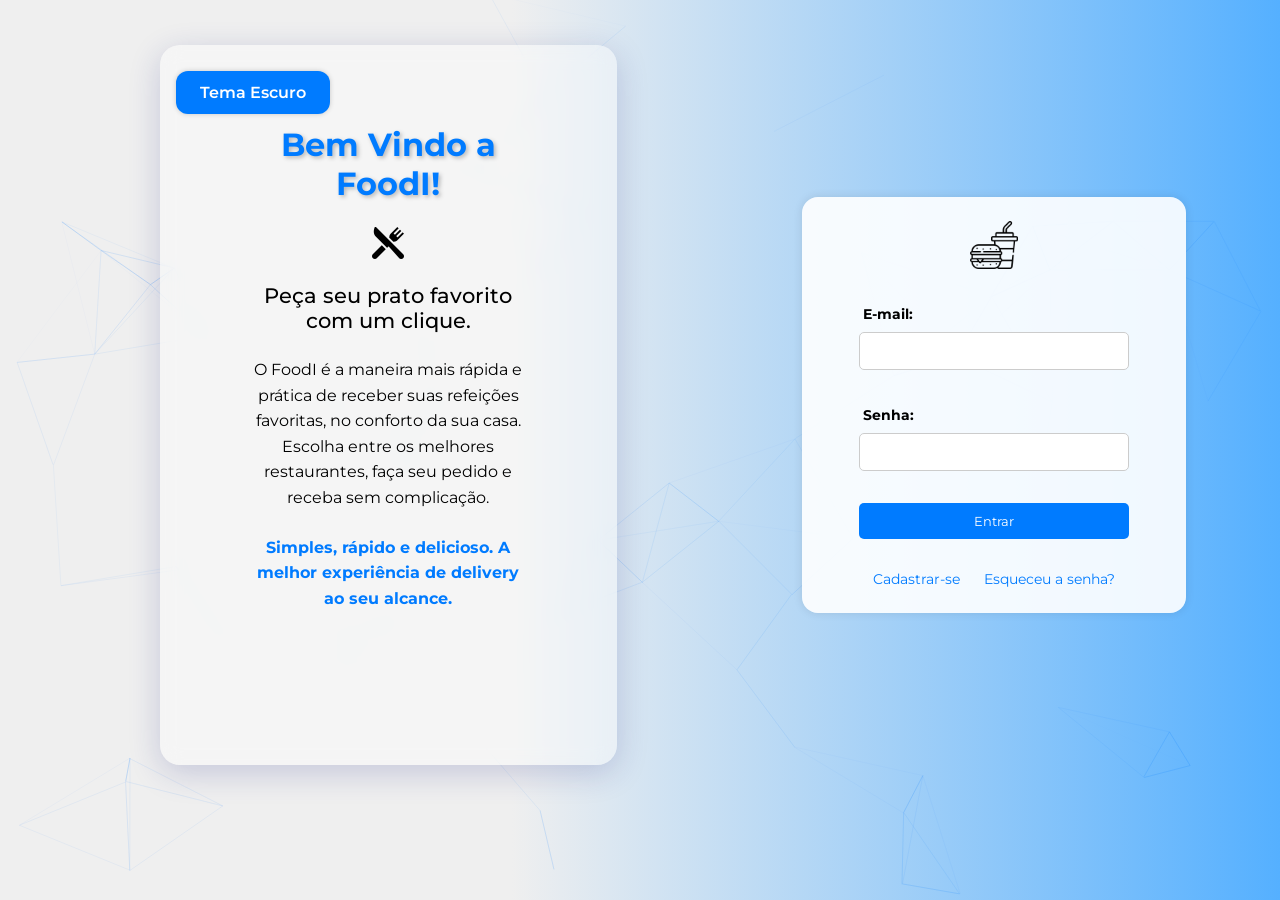
<file: index.html>
<!DOCTYPE html>
<html lang="pt-BR">
<head>
    <meta charset="UTF-8">
    <meta name="viewport" content="width=device-width, initial-scale=1.0">
    <title>Login FoodI</title>
    <link rel="preconnect" href="https://fonts.googleapis.com">
    <link rel="preconnect" href="https://fonts.gstatic.com" crossorigin>
    <link href="https://fonts.googleapis.com/css2?family=Montserrat:ital,wght@0,100..900;1,100..900&display=swap" rel="stylesheet">
    <link rel="stylesheet" href="/CSS/style.css">
    <script src="index.js" defer></script>
    <script src="particles-config.js" defer></script>
    <script src="particles.min.js"></script>

</head>
<body data-theme="light">
    <div id="particles-js"></div>
    <div class="page-container">
        <div class="left-side">
            <button id="themeSwitcher">Tema Escuro</button>
            <div class="text">
             <h1>Bem Vindo a FoodI!</h1> <img src="CSS/img/restaurant.png" alt="">
             <h2>Peça seu prato favorito com um clique.</h2>
            <p>O FoodI é a maneira mais rápida e prática de receber suas refeições favoritas, no conforto da sua casa. Escolha entre os melhores restaurantes, faça seu pedido e receba sem complicação.</p>
            <p>Simples, rápido e delicioso. A melhor experiência de delivery ao seu alcance.</p>
        </div>
        </div>

        <div class="right-side">
            <div class="login-container">
                <img src="CSS/img/snack.png" alt="">
                <form id="loginForm">
                    <label for="email">E-mail:</label>
                    <input type="email" id="email" required>

                    <label for="senha">Senha:</label>
                    <input type="password" id="senha" required>

                    <button type="submit">Entrar</button>
                </form>
                <p id="error-message" class="error-message"></p>
                <div class="links-container">
                    <a href="cadastro.html">Cadastrar-se</a>
                    <a href="">Esqueceu a senha? </a>
                </div>
            </div>
        </div>
    </div>
</body>
</html>
</file>
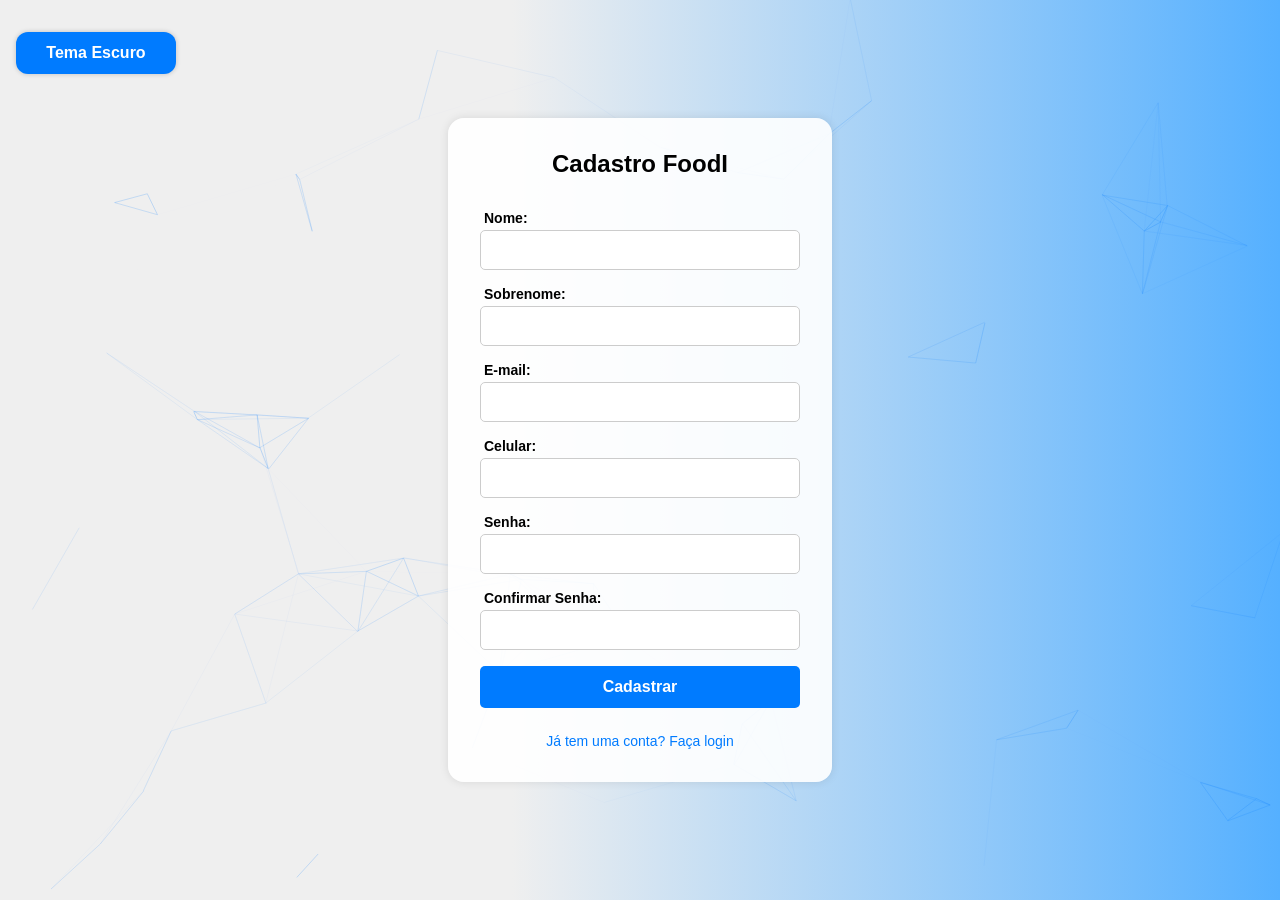
<file: cadastro.html>
<!DOCTYPE html>
<html lang="pt-BR">
<head>
    <meta charset="UTF-8">
    <meta name="viewport" content="width=device-width, initial-scale=1.0">
    <title>Cadastro</title>
    <link rel="stylesheet" href="/CSS/cadastro.css">
    <script src="cadastro.js" defer></script>
    <script src="particles.min.js"></script>
    <script src="particles-config.js" defer></script>
</head>
<body data-theme="light">
    <div id="particles-js"></div>
    <button id="themeSwitcher">Tema Escuro</button>
    <div class="login-container">
        <h2>Cadastro FoodI</h2>
        <form id="registerForm">
            <label for="nome">Nome:</label>
            <input type="text" id="nome" required>

            <label for="sobrenome">Sobrenome:</label>
            <input type="text" id="sobrenome" required>

            <label for="email">E-mail:</label>
            <input type="email" id="email" required>

            <label for="celular">Celular:</label>
            <input type="tel" id="celular" required>

            <label for="senha">Senha:</label>
            <input type="password" id="senha" required>

            <label for="confirmaSenha">Confirmar Senha:</label>
            <input type="password" id="confirmaSenha" required>

            <button type="submit">Cadastrar</button>
        </form>
        <p id="error-message" class="error-message"></p>
        <div class="links-container">
            <a href="index.html">Já tem uma conta? Faça login</a>
        </div>
    </div>
</body>
</html>
</file>
<file: CSS/style.css>
/* Definindo as variáveis de cor */
:root {
    /* Cores Tema Claro */
    --color-primary: #007bff;
    --color-primary-hover: #0068d6;
    --color-background: rgba(255, 255, 255, 0.9);
    --color-background-light: rgba(255, 255, 255, 0.4);
    --color-text: #000000;
    --color-error: #ff0000;
    --color-shadow: rgba(0, 0, 0, 0.25);
    --color-link: #007bff;
    --color-img:#000000;

   /*  --color-primary: #66b3ff;  Um tom mais claro de azul para o modo escuro 
    --color-primary-hover: #3385cc;  Um tom mais escuro para hover 
    --color-background: rgba(18, 18, 18, 1); Fundo escuro 
    --color-background-light: rgba(31, 31, 31, 0.9);  Um fundo claro, mas ainda escuro 
    --color-text: #e0e0e0; /Texto claro, quase branco 
    --color-error: #ff4d4d;  Vermelho mais suave para mensagens de erro 
    --color-shadow: rgba(0, 0, 0, 0.6);  Sombras mais intensas 
    --color-link: #66b3ff; Azul mais suave para links no modo escuro */

}

/* Reset básico */
* {
    font-family: "Montserrat", sans-serif;
    margin: 0;
    padding: 0;
    box-sizing: border-box;
}

#particles-js {
    position: fixed;
    width: 100%;
    height: 100%;
    top: 0;
    left: 0;
    z-index: -1; /* Para que fique no fundo */
}

body {
    background: linear-gradient(90deg, rgb(239, 239, 239) 40%, rgb(85, 176, 255) 100%);
    height: 90vh;
    display: flex;
    justify-content: center;
    align-items: center;
}

/* Cria uma estrutura flex para dividir a página em 2 colunas */
.page-container {
    flex-wrap: wrap; /* Permite que os itens se ajustem automaticamente */
    display: flex;
    width: 100%;
    height: 100vh;
}

/* Lado esquerdo: informações da empresa */
.left-side {
    flex: 1;
    margin: 10vh; /* Mantém a margem para ficar na mesma posição */
    margin-left: 12.5%;
    padding: 2rem;
    padding-top: 4rem;
    display: flex;
    flex-direction: column;
    align-items: center; /* Centraliza o texto horizontalmente */
    justify-content: flex-start; /* Mantém o alinhamento no topo */
    background: var(--color-background-light);
    box-shadow: 0 8px 32px 0 rgba(31, 38, 135, 0.2);
    backdrop-filter: blur(10px);
    -webkit-backdrop-filter: blur(10px);
    border-radius: 20px;
    width: auto; /* Ajusta a largura conforme o conteúdo */
    min-height: auto; /* Deixa a altura automática */
    max-width: 500px; /* Limita a largura para não ficar muito grande */
    transition: transform .25s;
    flex-wrap: wrap;
}

.left-side:hover {
    transform: scale(1.05);
}

.text {
    display: flex;
    flex-direction: column;
    align-items: center;
    justify-content: center;
    gap: 1.5rem; /* Espaçamento entre os textos */
    text-align: center;
    color: var(--color-text);
    max-width: 80%;
    padding: 1rem;
}

.text h1 {
    font-size: 2rem;
    font-weight: 700;
    color: var(--color-primary);
    text-shadow: 2px 2px 4px var(--color-shadow);
}

.text img {
    width: auto; /* Faz a imagem ocupar 80% da largura do contêiner */
    max-width: 2rem; /* Limita a largura máxima a 512px */
    height: auto; /* Ajusta a altura proporcionalmente à largura */
    object-fit: contain; /* Faz a imagem se ajustar sem distorcer */
}

.text h2 {
    font-size: 1.3rem;
    font-weight: 500;
    color: var(--color-text);
}

.text p {
    font-size: 1rem;
    line-height: 1.6;
    color: var(--color-text);
}

.text p:last-child {
    font-weight: bold;
    color: var(--color-primary);
}

/* Faz o container se ajustar ao conteúdo */
@media (min-width: 769px) {
    .left-side {
        height: auto; /* Ajusta conforme o texto */
    }
}

.right-side {
    flex: 1;
    display: flex;
    justify-content: center;
    align-items: center;
    border-radius: 20px;
    margin: 10vh; /* Mantém a margem para ficar na mesma posição */
}

/* Estiliza o botão de alternar cores */
#themeSwitcher {
    position: fixed;
    top: 1rem; /* Ajuste para ficar no topo */
    left: 1rem; /* Ajuste para ficar na esquerda */
    z-index: 10; /* Garante que fique acima de outros elementos */
    background-color: var(--color-primary);
    color: white;
    border: none;
    padding: 0.75rem 1.5rem;
    cursor: pointer;
    border-radius: 0.75rem;
    font-size: 1rem;
    box-shadow: 0px 0px 5px rgba(0, 0, 0, 0.2);
    width: auto;
    font-weight: 600;
}

#themeSwitcher:hover {
    background-color: var(--color-primary-hover);
}

.login-container {
    background: var(--color-background);
    padding: 1.5rem;
    border-radius: 1rem;
    box-shadow: 0px 0px 0.625rem rgba(0, 0, 0, 0.1);
    width: 100%;
    max-width: 24rem; /* 350px */
    height: 26rem;
    text-align: left;
    display: flex;
    flex-direction: column;
    align-items: center;
    flex-wrap: wrap;
    position: relative;
}

.login-container > h2 {
    text-decoration: underline;
}

/* Estilos para a imagem */
.login-container img {
    width: auto; /* Faz a imagem ocupar 80% da largura do contêiner */
    max-width: 3rem; /* Limita a largura máxima a 512px */
    height: auto; /* Ajusta a altura proporcionalmente à largura */
    object-fit: contain; /* Faz a imagem se ajustar sem distorcer */
}

label {
    padding: 0.25rem;
    margin-top: 2rem;
    display: block;
    font-size: 0.875rem;
    font-weight: bold;
    margin-bottom: 0.3125rem;
}

input {
    width: 100%;
    padding: 0.625rem;
    border: 0.0625rem solid #ccc;
    border-radius: 0.3125rem;
}

input + button {
    margin-top: 2rem;
}

/* Botão */
button {
    background-color: var(--color-primary);
    color: white;
    border: none;
    padding: 0.625rem;
    width: 100%;
    cursor: pointer;
    margin-top: 0.625rem;
    border-radius: 0.3125rem;
    transition: 0.25s;
}

button:hover {
    background-color: var(--color-primary-hover);
    border-radius: .5rem;
}

/* Ajuste para links ficarem lado a lado */
.links-container {
    display: flex;
    gap: 1.5rem;
    margin-top: 1rem;
    justify-content: center;
    align-items: center;
}

/* Estilos para os links */
a {
    font-size: 0.85rem;
    text-decoration: none;
    color: var(--color-link);
}

a:hover {
    text-decoration: underline;
}

/* Mensagens de erro */
.error-message {
    color: var(--color-error);
    font-weight: bold;
    padding: 0.5rem;
    text-decoration: underline;
}

/* Media Query para dispositivos pequenos (telas menores que 768px) */
@media (max-width: 768px) {
    .page-container {
        flex-direction: column; /* Para telas pequenas, os itens vão ficar empilhados */
    }

    .left-side {
        padding: 1rem;
    }

    .login-container {
        width: 90%;
        max-width: none;
    }

    h2 {
        font-size: 1.25rem;
    }

    .input-group {
        margin-bottom: 1rem;
    }

    button {
        padding: 0.75rem;
    }

    .links-container {
        flex-direction: column;
        gap: 0.5rem;
    }

    a {
        font-size: 1rem;
    }
}
</file>
<file: CSS/cadastro.css>
/* Reset básico */
* {
    font-family: "Montserrat", sans-serif;
    margin: 0;
    padding: 0;
    box-sizing: border-box;
}

#particles-js {
    position: fixed;
    width: 100%;
    height: 100%;
    top: 0;
    left: 0;
    z-index: -1; /* Para que fique no fundo */
}

body {
    background: linear-gradient(90deg, rgb(239, 239, 239) 40%, rgb(85, 176, 255) 100%);
    height: 100vh;
    display: flex;
    justify-content: center;
    align-items: center;
}

/* Botão de troca de tema */
#themeSwitcher {
    position: fixed;
    top: 1rem;   /* Mantém no topo */
    left: 1rem;  /* Mantém na esquerda */
    z-index: 10; /* Fica acima de outros elementos */
    background-color: #007bff;
    color: white;
    border: none;
    padding: 0.75rem 1.5rem;
    cursor: pointer;
    border-radius: 0.75rem;
    font-size: 1rem;
    box-shadow: 0px 0px 5px rgba(0, 0, 0, 0.2);
    font-weight: 600;
    width: 10rem; /* Agora tem 10rem (160px) de largura */
    text-align: center;
}

#themeSwitcher:hover {
    background-color: #0056b3;
}

/* Container do formulário */
.login-container {
    background: rgba(255, 255, 255, 0.9);
    padding: 2rem;
    border-radius: 1rem;
    box-shadow: 0px 0px 10px rgba(0, 0, 0, 0.1);
    width: 100%;
    max-width: 24rem; /* 350px */
    text-align: left;
    display: flex;
    flex-direction: column;
    align-items: center;
}

/* Título */
h2 {
    text-align: center;
    margin-bottom: 1rem;
}

/* Formulário */
form {
    width: 100%;
    display: flex;
    flex-direction: column;
}

/* Labels */
label {
    width: 100%;
    padding: 0.25rem;
    margin-top: 0.75rem;
    display: block;
    font-size: 0.875rem;
    font-weight: bold;
}

/* Inputs */
input {
    width: 100%;
    padding: 0.625rem;
    border: 1px solid #ccc;
    border-radius: 0.3125rem;
    font-size: 1rem;
}

/* Botão de cadastro */
button {
    background-color: #007bff;
    color: white;
    border: none;
    padding: 0.75rem;
    width: 100%;
    cursor: pointer;
    margin-top: 1rem;
    border-radius: 0.3125rem;
    transition: 0.25s;
    font-size: 1rem;
    font-weight: bold;
}

button:hover {
    background-color: #0068d6;
    border-radius: 0.5rem;
}

/* Mensagem de erro */
.error-message {
    color: red;
    font-size: 0.875rem;
    text-align: center;
    margin-top: 0.5rem;
}

/* Link para login */
.links-container {
    margin-top: 1rem;
    text-align: center;
}

.links-container a {
    color: #007bff;
    text-decoration: none;
    font-size: 0.875rem;
}

.links-container a:hover {
    text-decoration: underline;
}
</file>
